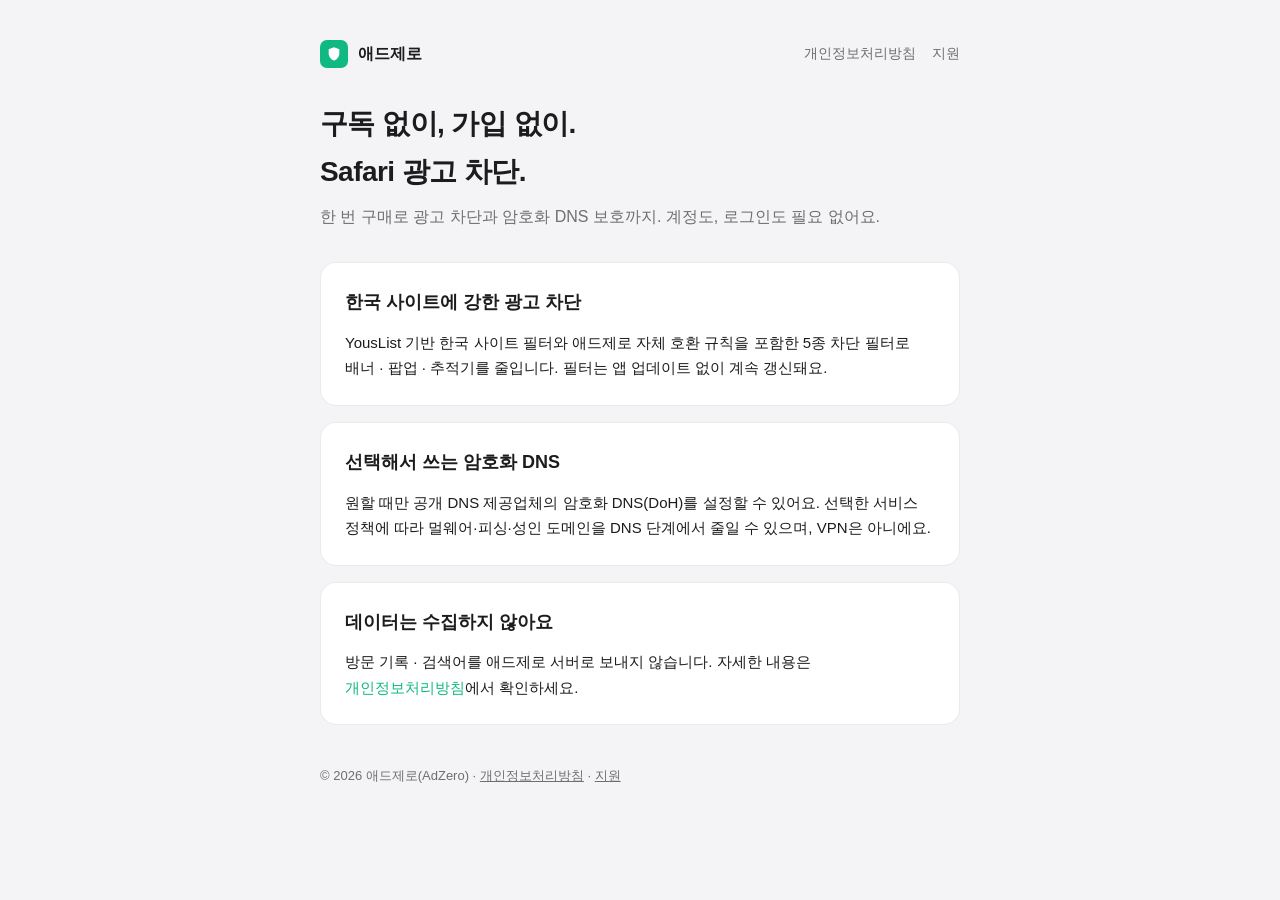
<file: index.html>
<!DOCTYPE html>
<html lang="ko">
<head>
<meta charset="utf-8">
<meta name="viewport" content="width=device-width, initial-scale=1">
<title>애드제로 — 구독 없는 Safari 광고 차단</title>
<meta name="description" content="구독 없이, 가입 없이. 한 번 구매로 Safari 광고 차단과 암호화 DNS 보호까지.">
<link rel="stylesheet" href="style.css">
</head>
<body>
<div class="wrap">
  <header class="site">
    <span class="logo"><svg viewBox="0 0 24 24"><path d="M12 2 4 5v6c0 5 3.4 9.4 8 11 4.6-1.6 8-6 8-11V5l-8-3z"/></svg></span>
    <a class="name" href="index.html">애드제로</a>
    <nav><a href="privacy.html">개인정보처리방침</a><a href="support.html">지원</a></nav>
  </header>

  <h1>구독 없이, 가입 없이.<br>Safari 광고 차단.</h1>
  <p class="lead">한 번 구매로 광고 차단과 암호화 DNS 보호까지. 계정도, 로그인도 필요 없어요.</p>

  <section class="card">
    <h2>한국 사이트에 강한 광고 차단</h2>
    <p>YousList 기반 한국 사이트 필터와 애드제로 자체 호환 규칙을 포함한 5종 차단 필터로 배너 · 팝업 · 추적기를 줄입니다. 필터는 앱 업데이트 없이 계속 갱신돼요.</p>
  </section>

  <section class="card">
    <h2>선택해서 쓰는 암호화 DNS</h2>
    <p>원할 때만 공개 DNS 제공업체의 암호화 DNS(DoH)를 설정할 수 있어요. 선택한 서비스 정책에 따라 멀웨어·피싱·성인 도메인을 DNS 단계에서 줄일 수 있으며, VPN은 아니에요.</p>
  </section>

  <section class="card">
    <h2>데이터는 수집하지 않아요</h2>
    <p>방문 기록 · 검색어를 애드제로 서버로 보내지 않습니다. 자세한 내용은 <a class="inline" href="privacy.html">개인정보처리방침</a>에서 확인하세요.</p>
  </section>

  <footer class="site">© 2026 애드제로(AdZero) · <a href="privacy.html">개인정보처리방침</a> · <a href="support.html">지원</a></footer>
</div>
</body>
</html>
</file>
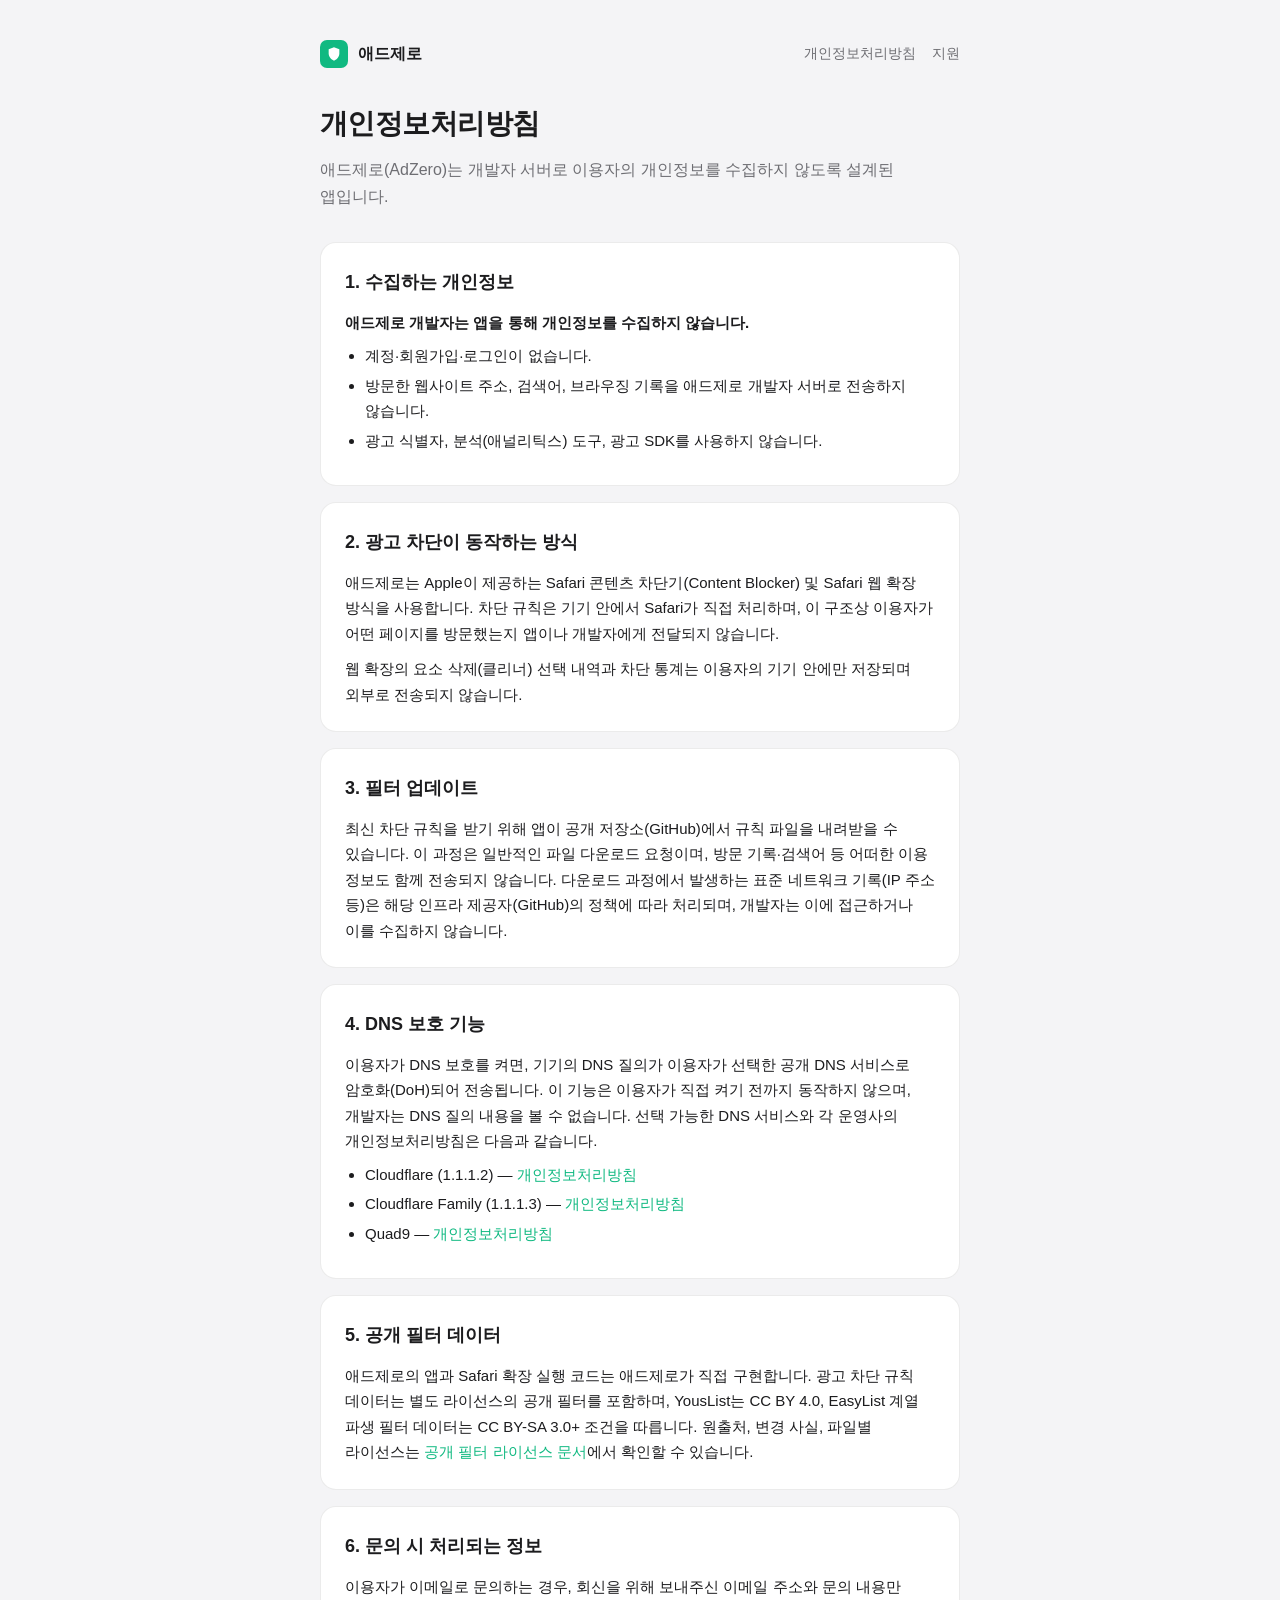
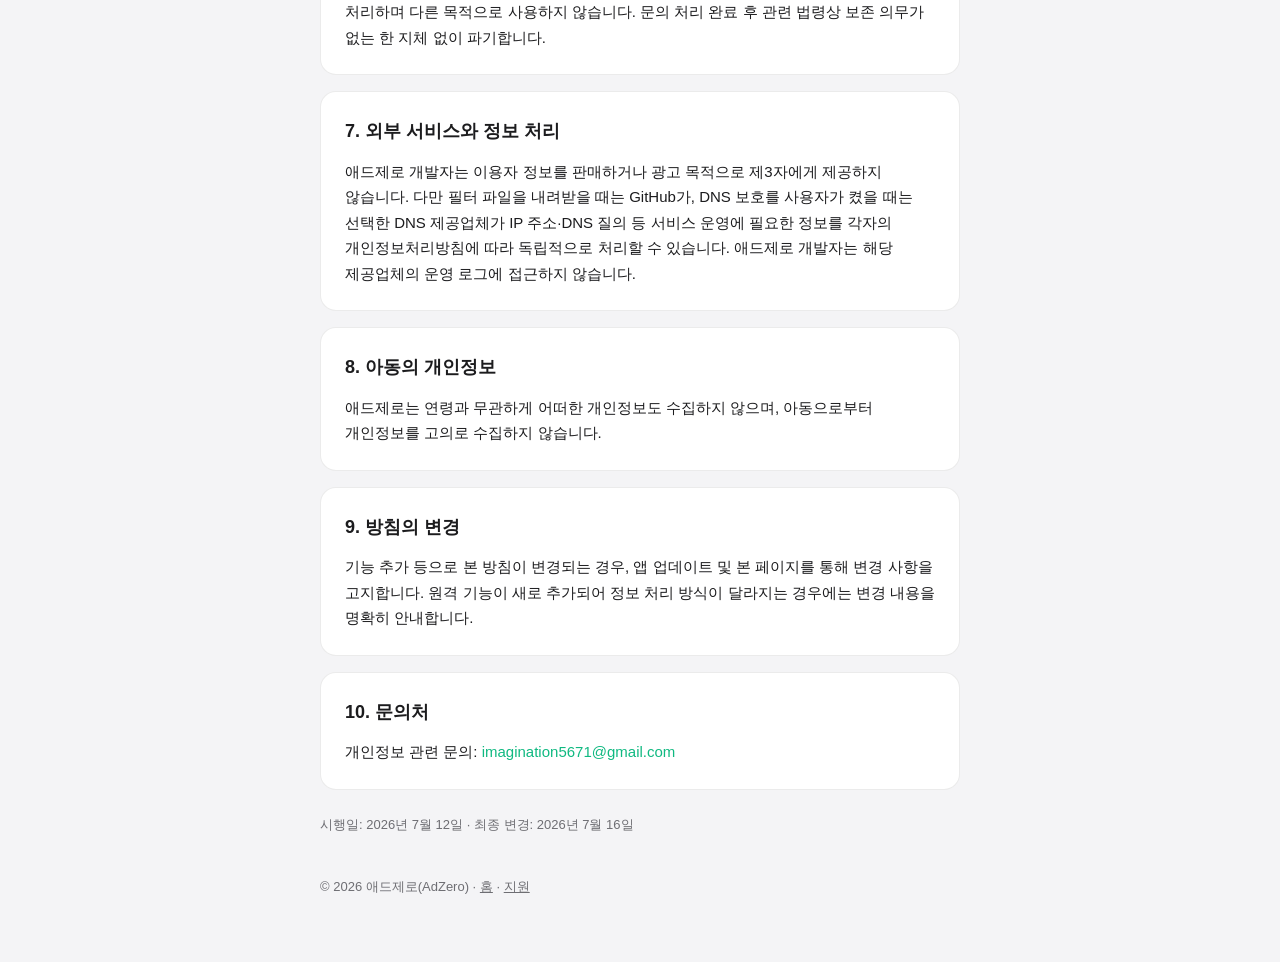
<file: privacy.html>
<!DOCTYPE html>
<html lang="ko">
<head>
<meta charset="utf-8">
<meta name="viewport" content="width=device-width, initial-scale=1">
<title>개인정보처리방침 — 애드제로</title>
<link rel="stylesheet" href="style.css">
</head>
<body>
<div class="wrap">
  <header class="site">
    <span class="logo"><svg viewBox="0 0 24 24"><path d="M12 2 4 5v6c0 5 3.4 9.4 8 11 4.6-1.6 8-6 8-11V5l-8-3z"/></svg></span>
    <a class="name" href="index.html">애드제로</a>
    <nav><a href="privacy.html">개인정보처리방침</a><a href="support.html">지원</a></nav>
  </header>

  <h1>개인정보처리방침</h1>
  <p class="lead">애드제로(AdZero)는 개발자 서버로 이용자의 개인정보를 수집하지 않도록 설계된 앱입니다.</p>

  <section class="card">
    <h2>1. 수집하는 개인정보</h2>
    <p><strong>애드제로 개발자는 앱을 통해 개인정보를 수집하지 않습니다.</strong></p>
    <ul>
      <li>계정·회원가입·로그인이 없습니다.</li>
      <li>방문한 웹사이트 주소, 검색어, 브라우징 기록을 애드제로 개발자 서버로 전송하지 않습니다.</li>
      <li>광고 식별자, 분석(애널리틱스) 도구, 광고 SDK를 사용하지 않습니다.</li>
    </ul>
  </section>

  <section class="card">
    <h2>2. 광고 차단이 동작하는 방식</h2>
    <p>애드제로는 Apple이 제공하는 Safari 콘텐츠 차단기(Content Blocker) 및 Safari 웹 확장 방식을 사용합니다. 차단 규칙은 기기 안에서 Safari가 직접 처리하며, 이 구조상 이용자가 어떤 페이지를 방문했는지 앱이나 개발자에게 전달되지 않습니다.</p>
    <p>웹 확장의 요소 삭제(클리너) 선택 내역과 차단 통계는 이용자의 기기 안에만 저장되며 외부로 전송되지 않습니다.</p>
  </section>

  <section class="card">
    <h2>3. 필터 업데이트</h2>
    <p>최신 차단 규칙을 받기 위해 앱이 공개 저장소(GitHub)에서 규칙 파일을 내려받을 수 있습니다. 이 과정은 일반적인 파일 다운로드 요청이며, 방문 기록·검색어 등 어떠한 이용 정보도 함께 전송되지 않습니다. 다운로드 과정에서 발생하는 표준 네트워크 기록(IP 주소 등)은 해당 인프라 제공자(GitHub)의 정책에 따라 처리되며, 개발자는 이에 접근하거나 이를 수집하지 않습니다.</p>
  </section>

  <section class="card">
    <h2>4. DNS 보호 기능</h2>
    <p>이용자가 DNS 보호를 켜면, 기기의 DNS 질의가 이용자가 선택한 공개 DNS 서비스로 암호화(DoH)되어 전송됩니다. 이 기능은 이용자가 직접 켜기 전까지 동작하지 않으며, 개발자는 DNS 질의 내용을 볼 수 없습니다. 선택 가능한 DNS 서비스와 각 운영사의 개인정보처리방침은 다음과 같습니다.</p>
    <ul>
      <li>Cloudflare (1.1.1.2) — <a class="inline" href="https://developers.cloudflare.com/1.1.1.1/privacy/public-dns-resolver/">개인정보처리방침</a></li>
      <li>Cloudflare Family (1.1.1.3) — <a class="inline" href="https://developers.cloudflare.com/1.1.1.1/privacy/public-dns-resolver/">개인정보처리방침</a></li>
      <li>Quad9 — <a class="inline" href="https://quad9.net/privacy/policy/">개인정보처리방침</a></li>
    </ul>
  </section>

  <section class="card">
    <h2>5. 공개 필터 데이터</h2>
    <p>애드제로의 앱과 Safari 확장 실행 코드는 애드제로가 직접 구현합니다. 광고 차단 규칙 데이터는 별도 라이선스의 공개 필터를 포함하며, YousList는 CC BY 4.0, EasyList 계열 파생 필터 데이터는 CC BY-SA 3.0+ 조건을 따릅니다. 원출처, 변경 사실, 파일별 라이선스는 <a class="inline" href="https://github.com/imagination5671/adzero-filters/blob/main/FILTER_LICENSES.md">공개 필터 라이선스 문서</a>에서 확인할 수 있습니다.</p>
  </section>

  <section class="card">
    <h2>6. 문의 시 처리되는 정보</h2>
    <p>이용자가 이메일로 문의하는 경우, 회신을 위해 보내주신 이메일 주소와 문의 내용만 처리하며 다른 목적으로 사용하지 않습니다. 문의 처리 완료 후 관련 법령상 보존 의무가 없는 한 지체 없이 파기합니다.</p>
  </section>

  <section class="card">
    <h2>7. 외부 서비스와 정보 처리</h2>
    <p>애드제로 개발자는 이용자 정보를 판매하거나 광고 목적으로 제3자에게 제공하지 않습니다. 다만 필터 파일을 내려받을 때는 GitHub가, DNS 보호를 사용자가 켰을 때는 선택한 DNS 제공업체가 IP 주소·DNS 질의 등 서비스 운영에 필요한 정보를 각자의 개인정보처리방침에 따라 독립적으로 처리할 수 있습니다. 애드제로 개발자는 해당 제공업체의 운영 로그에 접근하지 않습니다.</p>
  </section>

  <section class="card">
    <h2>8. 아동의 개인정보</h2>
    <p>애드제로는 연령과 무관하게 어떠한 개인정보도 수집하지 않으며, 아동으로부터 개인정보를 고의로 수집하지 않습니다.</p>
  </section>

  <section class="card">
    <h2>9. 방침의 변경</h2>
    <p>기능 추가 등으로 본 방침이 변경되는 경우, 앱 업데이트 및 본 페이지를 통해 변경 사항을 고지합니다. 원격 기능이 새로 추가되어 정보 처리 방식이 달라지는 경우에는 변경 내용을 명확히 안내합니다.</p>
  </section>

  <section class="card">
    <h2>10. 문의처</h2>
    <p>개인정보 관련 문의: <a class="inline" href="mailto:imagination5671@gmail.com">imagination5671@gmail.com</a></p>
  </section>

  <p class="meta">시행일: 2026년 7월 12일 · 최종 변경: 2026년 7월 16일</p>

  <footer class="site">© 2026 애드제로(AdZero) · <a href="index.html">홈</a> · <a href="support.html">지원</a></footer>
</div>
</body>
</html>
</file>
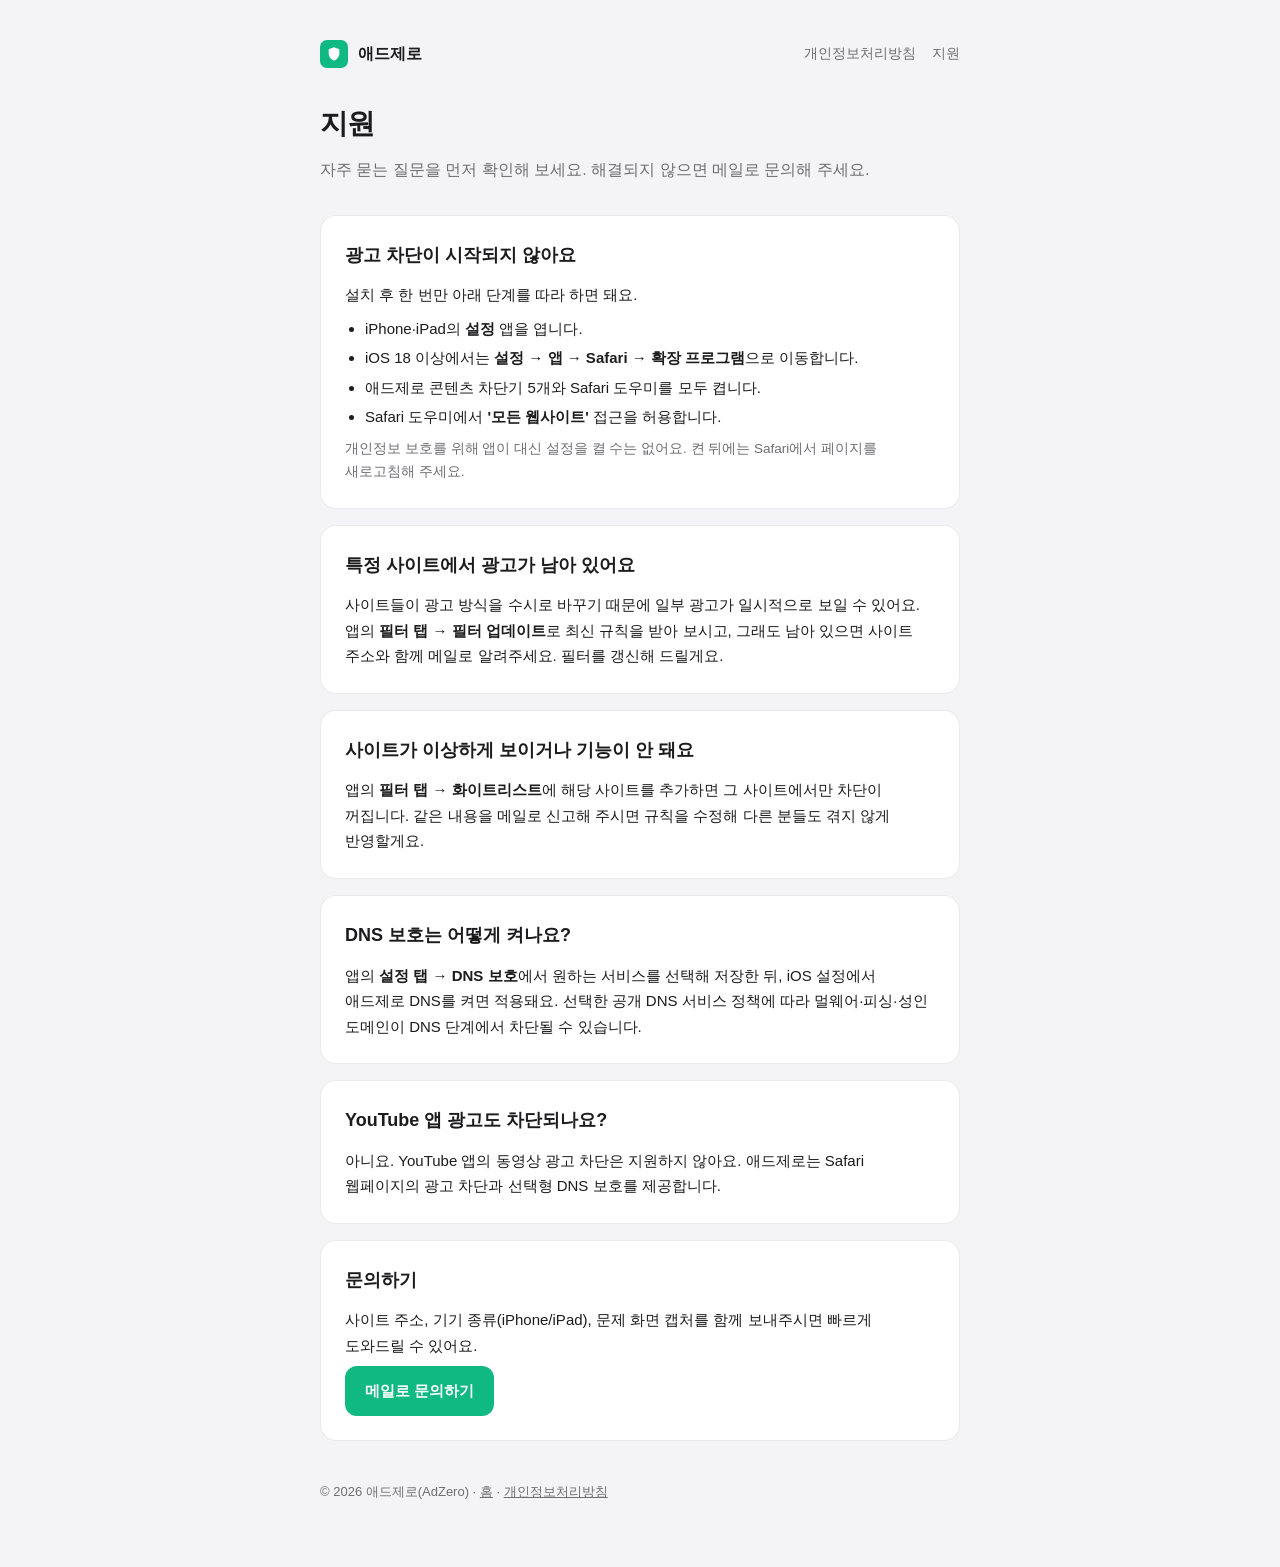
<file: support.html>
<!DOCTYPE html>
<html lang="ko">
<head>
<meta charset="utf-8">
<meta name="viewport" content="width=device-width, initial-scale=1">
<title>지원 — 애드제로</title>
<link rel="stylesheet" href="style.css">
</head>
<body>
<div class="wrap">
  <header class="site">
    <span class="logo"><svg viewBox="0 0 24 24"><path d="M12 2 4 5v6c0 5 3.4 9.4 8 11 4.6-1.6 8-6 8-11V5l-8-3z"/></svg></span>
    <a class="name" href="index.html">애드제로</a>
    <nav><a href="privacy.html">개인정보처리방침</a><a href="support.html">지원</a></nav>
  </header>

  <h1>지원</h1>
  <p class="lead">자주 묻는 질문을 먼저 확인해 보세요. 해결되지 않으면 메일로 문의해 주세요.</p>

  <section class="card">
    <h2>광고 차단이 시작되지 않아요</h2>
    <p>설치 후 한 번만 아래 단계를 따라 하면 돼요.</p>
    <ul>
      <li>iPhone·iPad의 <strong>설정</strong> 앱을 엽니다.</li>
      <li>iOS 18 이상에서는 <strong>설정 → 앱 → Safari → 확장 프로그램</strong>으로 이동합니다.</li>
      <li>애드제로 콘텐츠 차단기 5개와 Safari 도우미를 모두 켭니다.</li>
      <li>Safari 도우미에서 <strong>'모든 웹사이트'</strong> 접근을 허용합니다.</li>
    </ul>
    <p class="sub">개인정보 보호를 위해 앱이 대신 설정을 켤 수는 없어요. 켠 뒤에는 Safari에서 페이지를 새로고침해 주세요.</p>
  </section>

  <section class="card">
    <h2>특정 사이트에서 광고가 남아 있어요</h2>
    <p>사이트들이 광고 방식을 수시로 바꾸기 때문에 일부 광고가 일시적으로 보일 수 있어요. 앱의 <strong>필터 탭 → 필터 업데이트</strong>로 최신 규칙을 받아 보시고, 그래도 남아 있으면 사이트 주소와 함께 메일로 알려주세요. 필터를 갱신해 드릴게요.</p>
  </section>

  <section class="card">
    <h2>사이트가 이상하게 보이거나 기능이 안 돼요</h2>
    <p>앱의 <strong>필터 탭 → 화이트리스트</strong>에 해당 사이트를 추가하면 그 사이트에서만 차단이 꺼집니다. 같은 내용을 메일로 신고해 주시면 규칙을 수정해 다른 분들도 겪지 않게 반영할게요.</p>
  </section>

  <section class="card">
    <h2>DNS 보호는 어떻게 켜나요?</h2>
    <p>앱의 <strong>설정 탭 → DNS 보호</strong>에서 원하는 서비스를 선택해 저장한 뒤, iOS 설정에서 애드제로 DNS를 켜면 적용돼요. 선택한 공개 DNS 서비스 정책에 따라 멀웨어·피싱·성인 도메인이 DNS 단계에서 차단될 수 있습니다.</p>
  </section>

  <section class="card">
    <h2>YouTube 앱 광고도 차단되나요?</h2>
    <p>아니요. YouTube 앱의 동영상 광고 차단은 지원하지 않아요. 애드제로는 Safari 웹페이지의 광고 차단과 선택형 DNS 보호를 제공합니다.</p>
  </section>

  <section class="card">
    <h2>문의하기</h2>
    <p>사이트 주소, 기기 종류(iPhone/iPad), 문제 화면 캡처를 함께 보내주시면 빠르게 도와드릴 수 있어요.</p>
    <a class="btn" href="mailto:imagination5671@gmail.com?subject=%5B%EC%95%A0%EB%93%9C%EC%A0%9C%EB%A1%9C%20%EB%AC%B8%EC%9D%98%5D">메일로 문의하기</a>
  </section>

  <footer class="site">© 2026 애드제로(AdZero) · <a href="index.html">홈</a> · <a href="privacy.html">개인정보처리방침</a></footer>
</div>
</body>
</html>
</file>
<file: style.css>
:root {
  --bg: #f4f4f6;
  --surface: #ffffff;
  --text: #1c1c1e;
  --text-sub: #6e6e73;
  --accent: #10b981;
  --border: rgba(0, 0, 0, 0.08);
  color-scheme: light dark;
}
@media (prefers-color-scheme: dark) {
  :root {
    --bg: #101013;
    --surface: #1c1c20;
    --text: #f2f2f5;
    --text-sub: #98989f;
    --accent: #34d399;
    --border: rgba(255, 255, 255, 0.1);
  }
}
* { margin: 0; padding: 0; box-sizing: border-box; }
body {
  font-family: -apple-system, BlinkMacSystemFont, "Apple SD Gothic Neo", "Pretendard", "Segoe UI", sans-serif;
  background: var(--bg);
  color: var(--text);
  line-height: 1.7;
  -webkit-font-smoothing: antialiased;
  word-break: keep-all;
}
.wrap { max-width: 680px; margin: 0 auto; padding: 32px 20px 64px; }
header.site { display: flex; align-items: center; gap: 10px; padding: 8px 0 32px; }
header.site .logo {
  width: 28px; height: 28px; border-radius: 7px;
  background: var(--accent);
  display: inline-flex; align-items: center; justify-content: center;
}
header.site .logo svg { width: 16px; height: 16px; fill: #fff; }
header.site a.name { font-size: 16px; font-weight: 700; color: var(--text); text-decoration: none; }
header.site nav { margin-left: auto; display: flex; gap: 16px; }
header.site nav a { font-size: 14px; color: var(--text-sub); text-decoration: none; }
header.site nav a:hover { color: var(--accent); }
h1 { font-size: 28px; font-weight: 800; letter-spacing: -0.02em; margin-bottom: 8px; }
p.lead { font-size: 16px; color: var(--text-sub); margin-bottom: 32px; }
section.card {
  background: var(--surface);
  border: 1px solid var(--border);
  border-radius: 16px;
  padding: 24px;
  margin-bottom: 16px;
}
section.card h2 { font-size: 18px; font-weight: 700; margin-bottom: 12px; }
section.card h3 { font-size: 15px; font-weight: 700; margin: 20px 0 6px; }
section.card p, section.card li { font-size: 15px; color: var(--text); }
section.card p + p { margin-top: 10px; }
section.card ul { padding-left: 20px; margin: 8px 0; }
section.card li { margin: 4px 0; }
section.card .sub { color: var(--text-sub); font-size: 13.5px; }
a.inline { color: var(--accent); text-decoration: none; }
a.inline:hover { text-decoration: underline; }
.meta { font-size: 13px; color: var(--text-sub); margin-top: 24px; }
.btn {
  display: inline-block; margin-top: 8px;
  background: var(--accent); color: #fff;
  font-size: 15px; font-weight: 600;
  padding: 12px 20px; border-radius: 12px; text-decoration: none;
}
footer.site { margin-top: 40px; font-size: 13px; color: var(--text-sub); }
footer.site a { color: var(--text-sub); }
table.plain { width: 100%; border-collapse: collapse; margin: 10px 0; font-size: 14px; }
table.plain th, table.plain td { text-align: left; padding: 8px 10px; border-bottom: 1px solid var(--border); vertical-align: top; }
table.plain th { color: var(--text-sub); font-weight: 600; white-space: nowrap; }
</file>
